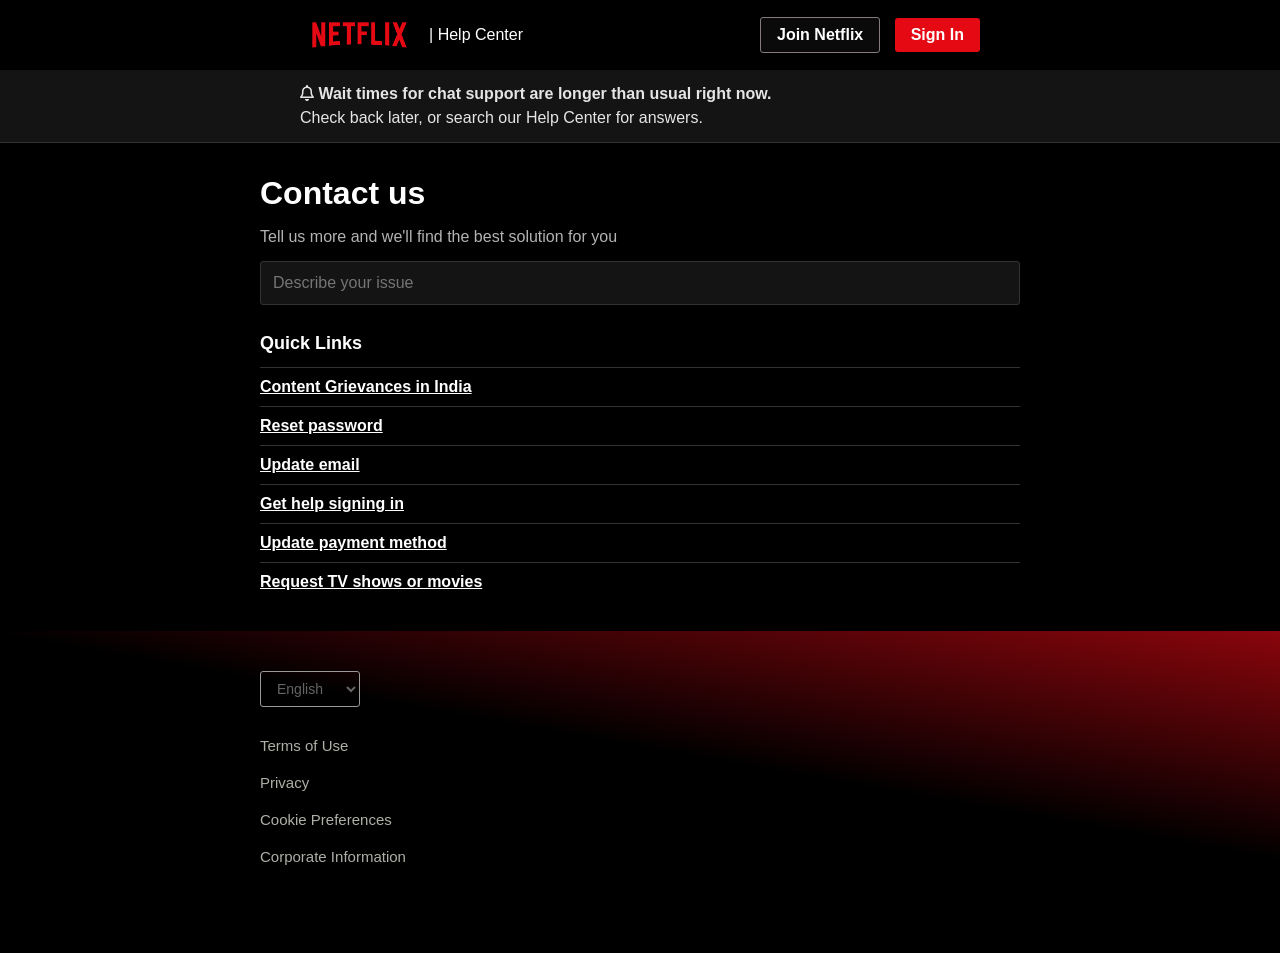
<file: contact-us.html>
<!DOCTYPE html>
<html lang="en">
<head>
  <meta charset="UTF-8">
  <title>Netflix Help Center - Contact Us</title>

  <style>
    @import url('https://cdnjs.cloudflare.com/ajax/libs/font-awesome/6.0.0-beta3/css/all.min.css');
    * {
        box-sizing: border-box;
        margin: 0;
        padding: 0;
        font-size: 16px;
    }
    body {
      margin: 0;
      font-family: Arial, sans-serif;
      background: #000; /* Black background */
      color: #fff;      /* White text */
    }
    
    .navbar {
      display: flex;
      justify-content: space-between;
      align-items: center;
      background: #000;
      padding: 10px 300px;
    }
 
    .navbar img {
      height: 50px;
    }
    .navbar .btns button {
      margin-left: 10px;
      padding: 8px 16px;
      border-radius: 3px;
      cursor: pointer;
      font-weight: bold;
    }
    .join-btn {
      background: #0a0a0a;
      color: #fff9f9;
      border: rgb(131, 122, 122) 1px solid;
    }
    .join-btn:hover {
      background: #080808;
      border: rgb(243, 236, 236) 1px solid;
    }
    .signin-btn {
      background: #e50914; /* Netflix red */
      color: #fff;
      border: none;
    }
    .signin-btn:hover {
      background: #C11119;
      color: #fff;
    }
    a {
        text-decoration: none; 
        color: white;
    }

    .logo-section {
      display: flex;
      align-items: center;
      gap: 10px; /* space between logo and text */
    }
    .help-center {
      color: white;
      font-size: 16px;
      margin: 0;
    }

    .notice {
      background: #141414; /* dark gray banner */
      padding: 12px 300px;
      font-size: 16px;
      border-bottom: 1px solid #333;
      text-align: left;
      line-height: 1.5;
      color: #e5e5e5;
    }

    .container {
      max-width: 800px;
      margin: 30px auto;
      padding: 0 20px;
    }

    h1 {
      font-size: 32px;
      margin-bottom: 15px;
      color: #fff;
      line-height: 40px;
      font-weight: bold;
    }

    .description {
      font-size: 16px;
      margin-bottom: 15px;
      color: #b3b3b3; /* Netflix uses muted gray for descriptions */
    }

    .input-box {
      width: 100%;
      padding: 12px;
      font-size: 16px;
      border: 1px solid #333;
      border-radius: 3px;
      margin-bottom: 25px;
      background: #141414;
      color: #fff;
    }

    /* Quick Links */
    h3 {
      font-size: 18px;
      margin-bottom: 10px;
      line-height: 27px;
      color: #fff;
    }
    .quick-links {
      list-style: none;
      padding: 0;
      border: 0;
    }
    .quick-links li {
      padding: 12px 0;
      border-top: 1px solid #333;
    }
    .quick-links li a {
      text-decoration: underline;
      color: #fff;
      font-weight: bold;
    }
    .quick-links li a:hover {
        color: #b3b3b3;
    }

    .footer {
      padding: 10px 0 48px;
      background: linear-gradient(10deg, rgba(229, 9, 20, 0) 58%, rgb(229, 9, 20) 128%), #000; 
    }
    .container li {
        color: #AFAFA7; 
        text-align: left;  
        list-style:none; 
        padding: 10px 0;
        font-size: 15px;
    }
    .footer select {
      background: transparent;
      color: #656565;
      border: 1px solid #999;
      padding: 8px 12px;
      font-size: 14px;
      border-radius: 3px;
      margin-bottom: 20px;
      cursor: pointer;
    }

  </style>
</head>
<body>
<div class="body">
  <!-- Navbar -->
  <div class="navbar">
    <div class="logo-section">
      <img src="assets/images/netflix-logo.png" alt="Netflix Logo"> 
      <p class="help-center">| Help Center</p>
    </div>
    <div class="btns">
      <button class="join-btn"><a href="register.html">Join Netflix</a></button>
      <button class="signin-btn"><a href="signin.html">Sign In</a></button>
    </div>
  </div>

  <!-- Notice -->
  <div class="notice">
    <b><i class="fa-regular fa-bell"></i> Wait times for chat support are longer than usual right now.</b><br>
    Check back later, or search our Help Center for answers.
  </div>

  <!-- Main Container -->
  <div class="container">
    <h1>Contact us</h1>
    <p class="description">Tell us more and we'll find the best solution for you</p>
    <input type="text" class="input-box" placeholder="Describe your issue">

    <h3>Quick Links</h3>
    <ul class="quick-links">
      <li><a href="#">Content Grievances in India</a></li>
      <li><a href="#">Reset password</a></li>
      <li><a href="#">Update email</a></li>
      <li><a href="#">Get help signing in</a></li>
      <li><a href="#">Update payment method</a></li>
      <li><a href="#">Request TV shows or movies</a></li>
    </ul>
  </div>
</div>

<!-- Footer -->
<div class="footer">
  <div class="container">
    <select>
      <option>English</option>
      <option>हिन्दी</option>
      <option>Español</option>
      <option>Français</option>
    </select>
    <li>Terms of Use</li>
    <li>Privacy</li>
    <li>Cookie Preferences</li>
    <li>Corporate Information</li>
  </div>
</div>   
</body>
</html>
</file>
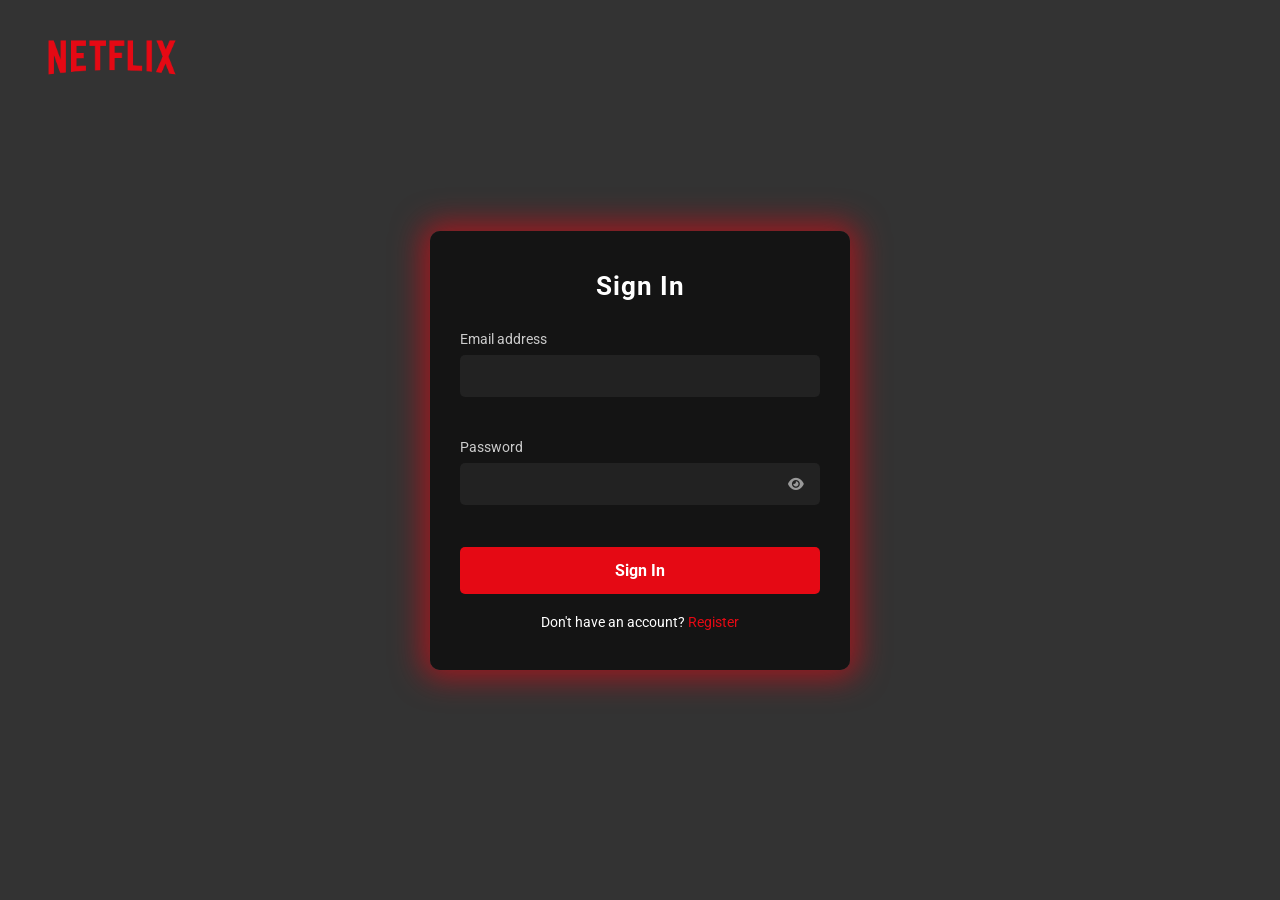
<file: profile-selection.html>
<!DOCTYPE html>
<html lang="en">
<head>
    <meta charset="UTF-8">
    <meta name="viewport" content="width=device-width, initial-scale=1.0">
    <title>Netflix - Who's watching?</title>
    <link rel="preconnect" href="https://fonts.googleapis.com">
    <link rel="preconnect" href="https://fonts.gstatic.com" crossorigin>
    <link href="https://fonts.googleapis.com/css2?family=Poppins:wght@300;400;500;600;700;800;900&display=swap" rel="stylesheet">
    <link rel="stylesheet" href="https://cdnjs.cloudflare.com/ajax/libs/font-awesome/6.4.0/css/all.min.css">
    <link rel="stylesheet" href="profile-selection.css">
</head>
<body>
    <div class="profile-selection-container">
        <!-- Netflix Logo -->
        <div class="profile-logo">
            <svg class="netflix-logo" viewBox="0 0 111 30" xmlns="http://www.w3.org/2000/svg">
                <path d="M105.06233,14.2806261 L110.999156,30 C109.249227,29.7497422 107.500234,29.4366857 105.718437,29.1554972 L102.374168,20.4686475 L98.9371075,28.4375293 C97.2499766,28.1563408 95.5928391,28.061674 93.9057081,27.8432843 L99.9372012,14.0931671 L94.4680851,-5.68434189e-14 L99.5313525,-5.68434189e-14 L102.593495,7.87421502 L105.874965,-5.68434189e-14 L110.999156,-5.68434189e-14 L105.06233,14.2806261 Z M90.4686475,-5.68434189e-14 L85.8749649,-5.68434189e-14 L85.8749649,27.2499766 C87.3746368,27.3437061 88.9371075,27.4055675 90.4686475,27.5930265 L90.4686475,-5.68434189e-14 Z M81.9055207,26.93692 C77.7186241,26.6557316 73.5307901,26.4064111 69.250164,26.3117443 L69.250164,-5.68434189e-14 L73.9366389,-5.68434189e-14 L73.9366389,21.8745899 C76.6248008,21.9373887 79.3120255,22.1557784 81.9055207,22.2804387 L81.9055207,26.93692 Z M64.2496954,10.6561065 L64.2496954,15.3435186 L57.8442216,15.3435186 L57.8442216,25.9996251 L53.2186709,25.9996251 L53.2186709,-5.68434189e-14 L66.3436123,-5.68434189e-14 L66.3436123,4.68741213 L57.8442216,4.68741213 L57.8442216,10.6561065 L64.2496954,10.6561065 Z M45.3435186,4.68741213 L45.3435186,26.2498828 C43.7810479,26.2498828 42.1876465,26.2498828 40.6561065,26.3117443 L40.6561065,4.68741213 L35.8121661,4.68741213 L35.8121661,-5.68434189e-14 L50.2183897,-5.68434189e-14 L50.2183897,4.68741213 L45.3435186,4.68741213 Z M30.749836,15.5928391 C28.687787,15.5928391 26.2498828,15.5928391 24.4999531,15.6875059 L24.4999531,22.6562939 C27.2499766,22.4678976 30,22.2495079 32.7809542,22.1557784 L32.7809542,26.6557316 L19.812541,27.6876933 L19.812541,-5.68434189e-14 L32.7809542,-5.68434189e-14 L32.7809542,4.68741213 L24.4999531,4.68741213 L24.4999531,10.9991564 C26.3126816,10.9991564 29.0936358,10.9054269 30.749836,10.9054269 L30.749836,15.5928391 Z M4.78114163,12.9684132 L4.78114163,29.3429562 C3.09401069,29.5313525 1.59340144,29.7497422 0,30 L0,-5.68434189e-14 L4.4690224,-5.68434189e-14 L10.562377,17.0315868 L10.562377,-5.68434189e-14 L15.2497891,-5.68434189e-14 L15.2497891,28.061674 C13.5935889,28.3437998 11.906458,28.4375293 10.1246602,28.6868498 L4.78114163,12.9684132 Z" fill="#e50914"/>
            </svg>
        </div>

        <!-- Main Content -->
        <div class="profile-content">
            <h1>Who's watching?</h1>
            
            <div class="profile-grid">
                <!-- Primary Profile -->
                <div class="profile-card" data-profile="primary">
                    <div class="profile-avatar profile-blue">
                        <div class="avatar-face">
                            <div class="eyes">
                                <div class="eye"></div>
                                <div class="eye"></div>
                            </div>
                            <div class="smile"></div>
                        </div>
                        <div class="loading-spinner">
                            <div class="spinner"></div>
                        </div>
                    </div>
                    <span class="profile-name">Primary</span>
                    <div class="loading-text">Loading...</div>
                </div>

                <!-- Krishnadev Profile -->
                <div class="profile-card" data-profile="krishnadev">
                    <div class="profile-avatar profile-yellow">
                        <div class="avatar-face">
                            <div class="eyes">
                                <div class="eye"></div>
                                <div class="eye"></div>
                            </div>
                            <div class="smile"></div>
                        </div>
                        <div class="loading-spinner">
                            <div class="spinner"></div>
                        </div>
                    </div>
                    <span class="profile-name">Krishnadev</span>
                    <div class="loading-text">Loading...</div>
                </div>

                <!-- Krishnapriya Profile -->
                <div class="profile-card" data-profile="krishnapriya">
                    <div class="profile-avatar profile-red">
                        <div class="avatar-face">
                            <div class="eyes">
                                <div class="eye"></div>
                                <div class="eye"></div>
                            </div>
                            <div class="smile"></div>
                        </div>
                        <div class="loading-spinner">
                            <div class="spinner"></div>
                        </div>
                    </div>
                    <span class="profile-name">Krishnapriya</span>
                    <div class="loading-text">Loading...</div>
                </div>

                <!-- Guest Profile -->
                <div class="profile-card" data-profile="guest">
                    <div class="profile-avatar profile-teal">
                        <div class="avatar-face">
                            <div class="eyes">
                                <div class="eye"></div>
                                <div class="eye"></div>
                            </div>
                            <div class="smile"></div>
                        </div>
                        <div class="loading-spinner">
                            <div class="spinner"></div>
                        </div>
                    </div>
                    <span class="profile-name">Guest</span>
                    <div class="loading-text">Loading...</div>
                </div>

                <!-- Children Profile -->
                <div class="profile-card" data-profile="children">
                    <div class="profile-avatar profile-children">
                        <div class="avatar-face">
                            <div class="eyes">
                                <div class="eye"></div>
                                <div class="eye"></div>
                            </div>
                            <div class="smile"></div>
                        </div>
                        <div class="children-label">KIDS</div>
                        <div class="loading-spinner">
                            <div class="spinner"></div>
                        </div>
                    </div>
                    <span class="profile-name">Children</span>
                    <div class="loading-text">Loading...</div>
                </div>
            </div>

            <button class="manage-profiles-btn">
                <i class="fas fa-pencil-alt"></i>
                Manage Profiles
            </button>
        </div>
    </div>

    <script src="profile-selection.js"></script>
</body>
</html>

// Select all profile cards
const profiles = document.querySelectorAll('.profile-card');

// Loop through each card and add click event
profiles.forEach(profile => {
  profile.addEventListener('click', () => {
    // You can redirect to home.html or any page
    window.location.href = 'home.html';
  });
});
</file>
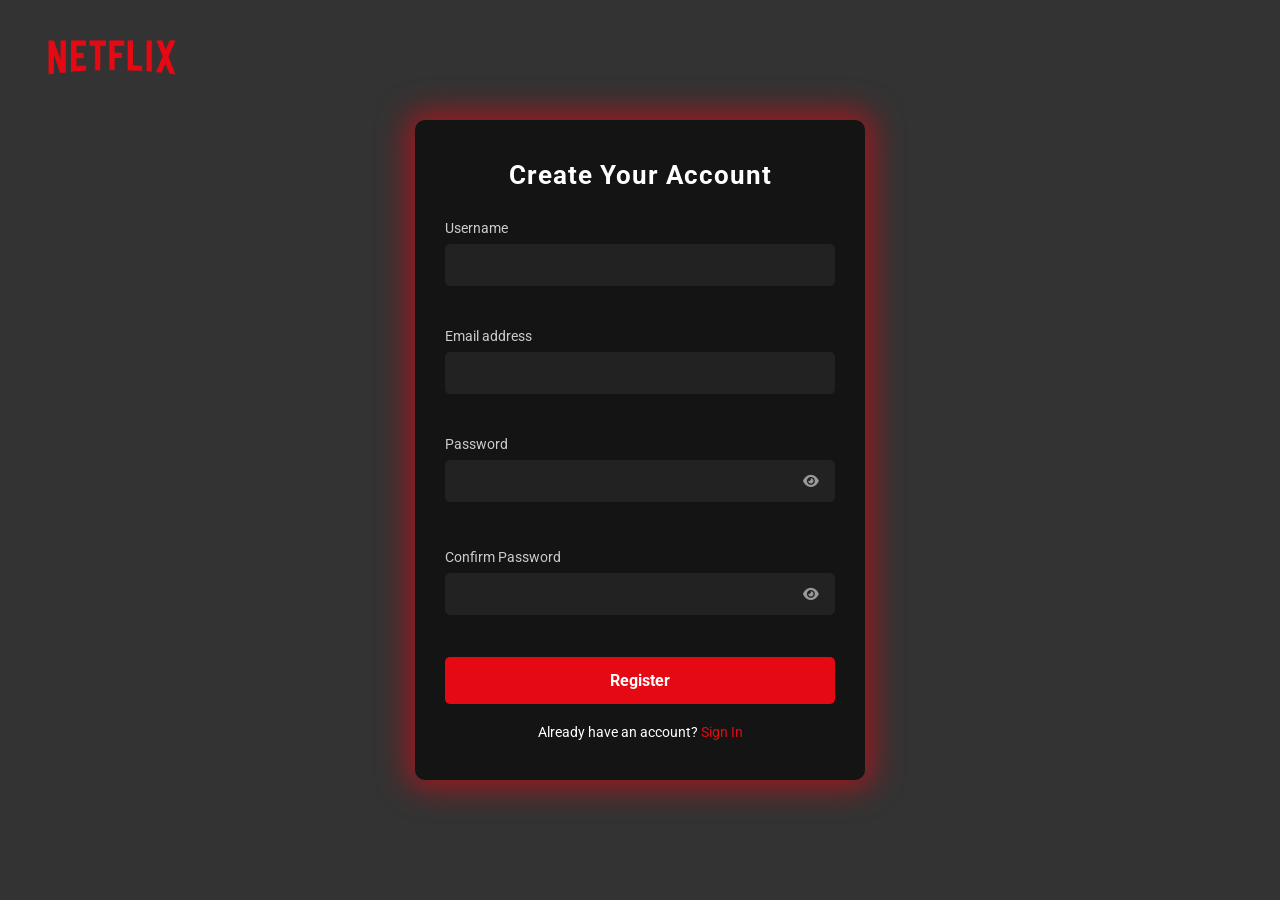
<file: register.html>
<!DOCTYPE html>
<html lang="en">
  <head>
    <meta charset="UTF-8" />
    <meta name="viewport" content="width=device-width, initial-scale=1.0" />
    <title>Netflix Register</title>
    <link
      href="https://fonts.googleapis.com/css2?family=Roboto:wght@400;700&display=swap"
      rel="stylesheet"
    />
    <!-- Font Awesome Icons -->
    <link rel="stylesheet" href="https://cdnjs.cloudflare.com/ajax/libs/font-awesome/6.4.0/css/all.min.css">
    <style>
      * {
        margin: 0;
        padding: 0;
        box-sizing: border-box;
        font-family: "Roboto", sans-serif;
      }

    html,
    body {
      height: 100%;
      width: 100%;
    }

    body {
      display: flex;
      justify-content: center;
      align-items: center;
      background: url("https://media.istockphoto.com/id/1303344250/photo/television-streaming-multimedia-wall-concept.webp?a=1&b=1&s=612x612&w=0&k=20&c=jVigzpY2A6g5sfUbwQzF8rSzX2WQtyCSAE25O3teyAs=") no-repeat center center fixed;
      background-size: cover;
      position: relative;
      z-index: 1;
      padding: 20px;
    }

    html::before {
      content: "";
      position: fixed;
      top: 0;
      left: 0;
      right: 0;
      bottom: 0;
      background: rgba(0, 0, 0, 0.8);
      z-index: 0;
    }

      .container {
        position: relative;
        z-index: 2;
        max-width: 450px;
        width: 100%;
        background-color: rgba(20, 20, 20, 0.95);
        padding: 40px 30px;
        border-radius: 10px;
        box-shadow: 0 0 30px 8px rgba(229, 9, 20, 0.6);
        color: white;
      }

    .container h2 {
      text-align: center;
      color: #fff;
      margin-bottom: 30px;
      font-size: 26px;
      letter-spacing: 1px;
    }

    .input-group {
      margin-bottom: 20px;
    }

      label {
        display: block;
        margin-bottom: 8px;
        color: #ccc;
        font-size: 14px;
      }

      /* Password Input Container */
      .password-input-container {
        position: relative;
        display: flex;
        align-items: center;
      }

      input {
        width: 100%;
        padding: 12px 45px 12px 12px; /* Added right padding for toggle button */
        border: none;
        border-radius: 5px;
        font-size: 15px;
        background-color: #222;
        color: white;
        transition: 0.3s;
        outline: none;
      }

    input:focus {
      box-shadow: 0 0 8px 2px #e50914;
      background-color: #2c2c2c;
    }

      /* Professional Password Toggle Button */
      .toggle-password {
        position: absolute;
        right: 12px;
        top: 50%;
        transform: translateY(-50%);
        background: none;
        border: none;
        color: #999;
        cursor: pointer;
        padding: 4px;
        border-radius: 4px;
        transition: all 0.3s ease;
        font-size: 16px;
        z-index: 10;
        display: flex;
        align-items: center;
        justify-content: center;
        width: 24px;
        height: 24px;
      }

      .toggle-password:hover {
        color: #e50914;
        background-color: rgba(229, 9, 20, 0.1);
      }

      .toggle-password:active {
        transform: translateY(-50%) scale(0.95);
      }

      .toggle-password i {
        font-size: 14px;
        transition: all 0.3s ease;
      }

      /* Input field adjustments for non-password fields */
      input:not([type="password"]):not(.password-field) {
        padding: 12px;
      }

      #strengthBar {
        margin-top: 8px;
        height: 6px;
        background: #444;
        border-radius: 4px;
        overflow: hidden;
        display: none;
      }

      #pwStrength {
        height: 100%;
        width: 0%;
        background: #ff4757;
        transition: 0.4s ease;
      }

      .strength-info {
        display: flex;
        justify-content: space-between;
        align-items: center;
        margin-top: 5px;
        font-size: 12px;
      }

      #strengthLabel {
        font-weight: 600;
        color: #ff4757;
      }

      /* Password Requirements */
      .password-requirements {
        margin-top: 12px;
        padding: 12px;
        background: rgba(255, 255, 255, 0.05);
        border-radius: 5px;
        border-left: 3px solid #e50914;
        display: none;
      }

      .requirements-title {
        font-size: 13px;
        font-weight: 600;
        color: #e50914;
        margin-bottom: 8px;
      }

      .requirement {
        display: flex;
        align-items: center;
        gap: 8px;
        font-size: 12px;
        margin-bottom: 4px;
        transition: color 0.3s ease;
      }

      .requirement.met {
        color: #20bf6b;
      }

      .requirement.unmet {
        color: #ff4757;
      }

      .requirement-icon {
        width: 12px;
        height: 12px;
        border-radius: 50%;
        display: flex;
        align-items: center;
        justify-content: center;
        font-size: 8px;
        font-weight: bold;
      }

      .requirement.met .requirement-icon {
        background: #20bf6b;
        color: white;
      }

      .requirement.unmet .requirement-icon {
        background: #ff4757;
        color: white;
      }

      .submit-btn {
        width: 100%;
        padding: 14px;
        font-size: 16px;
        background-color: #e50914;
        color: white;
        border: none;
        border-radius: 5px;
        font-weight: bold;
        cursor: pointer;
        transition: background 0.3s ease;
        position: relative;
        overflow: hidden;
      }

      .submit-btn:hover {
        background-color: #f6121d;
      }

      .submit-btn:disabled {
        background-color: #666;
        cursor: not-allowed;
      }

      .ripple {
        position: absolute;
        border-radius: 50%;
        background: rgba(255, 255, 255, 0.3);
        transform: scale(0);
        animation: rippleEffect 0.4s linear;
        pointer-events: none;
      }

      @keyframes rippleEffect {
        to {
          transform: scale(1);
          opacity: 0;
        }
      }

    .bottom-text {
      text-align: center;
      margin-top: 20px;
      font-size: 14px;
    }

    .bottom-text a {
      color: #e50914;
      text-decoration: none;
    }

      .help-text {
        color: #ff4c4c;
        font-size: 13px;
        margin-top: 4px;
        min-height: 18px;
      }

      .netflix-logo-fixed {
        position: fixed;
        top: 24px;
        left: 32px;
        z-index: 100;
        background: none;
        padding: 0;
      }

      .netflix-logo-img {
        max-width: 160px;
        width: 100%;
        height: auto;
        display: block;
      }

      @media (max-width: 480px) {
        .container {
          padding: 30px 20px;
          max-width: 400px;
        }
        .netflix-logo-fixed {
          top: 12px;
          left: 12px;
        }
        .netflix-logo-img {
          max-width: 100px;
        }
      }
    </style>
  </head>
  <body>
    <!-- Netflix Logo at the top left corner -->
    <div class="netflix-logo-fixed">
      <img src="assets/images/netflix-logo.png" alt="Netflix Logo" class="netflix-logo-img" />
    </div>
    <div class="container">
      <h2>Create Your Account</h2>
      <form id="registerForm">
        <div class="input-group">
          <label for="username">Username</label>
          <input type="text" id="username" name="username" required />
          <div class="help-text" id="usernameHelp"></div>
        </div>

      <div class="input-group">
        <label for="email">Email address</label>
        <input type="email" id="email" name="email" required />
        <div class="help-text" id="emailHelp"></div>
      </div>

        <div class="input-group">
          <label for="password">Password</label>
          <div class="password-input-container">
            <input type="password" id="password" name="password" class="password-field" required />
            <button type="button" class="toggle-password" id="pwToggle" aria-label="Toggle password visibility">
              <i class="fas fa-eye" id="toggleIcon"></i>
            </button>
          </div>
          
          <div id="strengthBar">
            <div id="pwStrength"></div>
          </div>
          <div class="strength-info">
            <span id="strengthLabel"></span>
          </div>
          
          <!-- Password Requirements Display -->
          <div class="password-requirements" id="passwordRequirements">
            <div class="requirements-title">Password Requirements:</div>
            <div class="requirement unmet" id="req-length">
              <span class="requirement-icon">✗</span>
              <span>At least 8 characters</span>
            </div>
            <div class="requirement unmet" id="req-lowercase">
              <span class="requirement-icon">✗</span>
              <span>One lowercase letter (a-z)</span>
            </div>
            <div class="requirement unmet" id="req-uppercase">
              <span class="requirement-icon">✗</span>
              <span>One uppercase letter (A-Z)</span>
            </div>
            <div class="requirement unmet" id="req-digit">
              <span class="requirement-icon">✗</span>
              <span>One number (0-9)</span>
            </div>
            <div class="requirement unmet" id="req-special">
              <span class="requirement-icon">✗</span>
              <span>One special character (@$!%*?&)</span>
            </div>
          </div>
          
          <div class="help-text" id="passwordHelp"></div>
        </div>

        <div class="input-group">
          <label for="confirmPassword">Confirm Password</label>
          <div class="password-input-container">
            <input type="password" id="confirmPassword" name="confirmPassword" class="password-field" required />
            <button type="button" class="toggle-password" id="confirmToggle" aria-label="Toggle confirm password visibility">
              <i class="fas fa-eye" id="confirmToggleIcon"></i>
            </button>
          </div>
          <div class="help-text" id="confirmHelp"></div>
        </div>

      <button type="submit" class="submit-btn" id="submitBtn">
        Register
      </button>
    </form>

      <div class="bottom-text">
          Already have an account? <a href="signin.html">Sign In</a>
      </div>

    </div>

  <script src="register.js"></script>
</body>

</html>
</file>
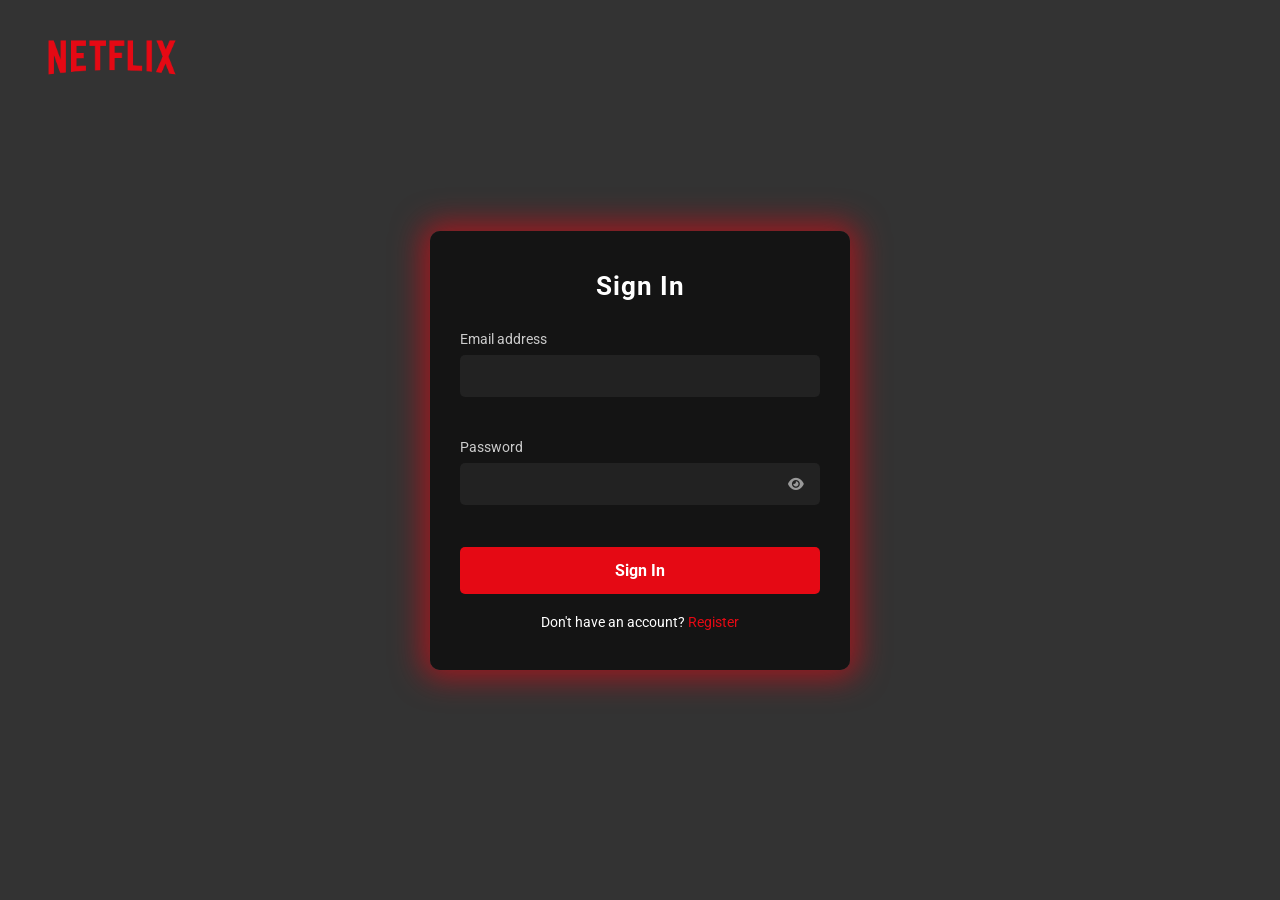
<file: signin.html>
<!DOCTYPE html>
<html lang="en">
  <head>
    <meta charset="UTF-8" />
    <meta name="viewport" content="width=device-width, initial-scale=1.0" />
    <title>Netflix Sign In</title>
    <link
      href="https://fonts.googleapis.com/css2?family=Roboto:wght@400;700&display=swap"
      rel="stylesheet"
    />
    <!-- Font Awesome Icons -->
    <link rel="stylesheet" href="https://cdnjs.cloudflare.com/ajax/libs/font-awesome/6.4.0/css/all.min.css">
    <style>
      * {
        margin: 0;
        padding: 0;
        box-sizing: border-box;
        font-family: "Roboto", sans-serif;
      }

      html, body {
        height: 100%;
        width: 100%;
      }

      body {
        display: flex;
        justify-content: center;
        align-items: center;
        background: url("https://media.istockphoto.com/id/1303344250/photo/television-streaming-multimedia-wall-concept.webp?a=1&b=1&s=612x612&w=0&k=20&c=jVigzpY2A6g5sfUbwQzF8rSzX2WQtyCSAE25O3teyAs=")
          no-repeat center center fixed;
        background-size: cover;
        position: relative;
        z-index: 1;
        padding: 20px;
      }

      html::before {
        content: "";
        position: fixed;
        top: 0;
        left: 0;
        right: 0;
        bottom: 0;
        background: rgba(0, 0, 0, 0.8);
        z-index: 0;
      }

      .container {
        position: relative;
        z-index: 2;
        max-width: 420px;
        width: 100%;
        background-color: rgba(20, 20, 20, 0.95);
        padding: 40px 30px;
        border-radius: 10px;
        box-shadow: 0 0 30px 8px rgba(229, 9, 20, 0.6);
        color: white;
      }

      .container h2 {
        text-align: center;
        margin-bottom: 30px;
        font-size: 26px;
        letter-spacing: 1px;
      }

      .input-group {
        margin-bottom: 20px;
      }

      label {
        display: block;
        margin-bottom: 8px;
        color: #ccc;
        font-size: 14px;
      }

      /* Password Input Container */
      .password-input-container {
        position: relative;
        display: flex;
        align-items: center;
      }

      input {
        width: 100%;
        padding: 12px;
        border: none;
        border-radius: 5px;
        font-size: 15px;
        background-color: #222;
        color: white;
        transition: 0.3s;
        outline: none;
      }

      /* Password field with right padding for toggle button */
      input.password-field {
        padding-right: 45px;
      }

      input:focus {
        box-shadow: 0 0 8px 2px #e50914;
        background-color: #2c2c2c;
      }

      /* Professional Password Toggle Button */
      .toggle-password {
        position: absolute;
        right: 12px;
        top: 50%;
        transform: translateY(-50%);
        background: none;
        border: none;
        color: #999;
        cursor: pointer;
        padding: 4px;
        border-radius: 4px;
        transition: all 0.3s ease;
        font-size: 16px;
        z-index: 10;
        display: flex;
        align-items: center;
        justify-content: center;
        width: 24px;
        height: 24px;
      }

      .toggle-password:hover {
        color: #e50914;
        background-color: rgba(229, 9, 20, 0.1);
      }

      .toggle-password:active {
        transform: translateY(-50%) scale(0.95);
      }

      .toggle-password i {
        font-size: 14px;
        transition: all 0.3s ease;
      }

      .submit-btn {
        width: 100%;
        padding: 14px;
        font-size: 16px;
        background-color: #e50914;
        color: white;
        border: none;
        border-radius: 5px;
        font-weight: bold;
        cursor: pointer;
        transition: background 0.3s ease;
        position: relative;
        overflow: hidden;
      }

      .submit-btn:hover {
        background-color: #f6121d;
      }

      .submit-btn:disabled {
        background-color: #666;
        cursor: not-allowed;
      }

      .bottom-text {
        text-align: center;
        margin-top: 20px;
        font-size: 14px;
      }

      .bottom-text a {
        color: #e50914;
        text-decoration: none;
      }

      .help-text {
        color: #ff4c4c;
        font-size: 13px;
        margin-top: 4px;
        min-height: 18px;
      }

      .help-text.success {
        color: #20bf6b;
      }

      /* Netflix Logo */
      .netflix-logo-fixed {
        position: fixed;
        top: 24px;
        left: 32px;
        z-index: 100;
        background: none;
        padding: 0;
      }

      .netflix-logo-img {
        max-width: 160px;
        width: 100%;
        height: auto;
        display: block;
      }

      @media (max-width: 480px) {
        .container {
          padding: 30px 20px;
        }
        .netflix-logo-fixed {
          top: 12px;
          left: 12px;
        }
        .netflix-logo-img {
          max-width: 100px;
        }
      }
    </style>
  </head>
  <body>
    <!-- Netflix Logo at the top left corner -->
    <div class="netflix-logo-fixed">
      <img src="assets/images/netflix-logo.png" alt="Netflix Logo" class="netflix-logo-img" />
    </div>

    <div class="container">
      <h2>Sign In</h2>
      <form id="signinForm">
        <div class="input-group">
          <label for="email">Email address</label>
          <input type="email" id="email" name="email" required />
          <div class="help-text" id="emailHelp"></div>
        </div>

        <div class="input-group">
          <label for="password">Password</label>
          <div class="password-input-container">
            <input type="password" id="password" name="password" class="password-field" required />
            <button type="button" class="toggle-password" id="pwToggle" aria-label="Toggle password visibility">
              <i class="fas fa-eye" id="toggleIcon"></i>
            </button>
          </div>
          <div class="help-text" id="passwordHelp"></div>
        </div>

        <button type="submit" class="submit-btn" id="submitBtn">
          Sign In
        </button>
      </form>

      <div class="bottom-text">
        Don't have an account? <a href="register.html">Register</a>
      </div>
    </div>

    <script src="signin.js"></script>
  </body>
</html>
</file>
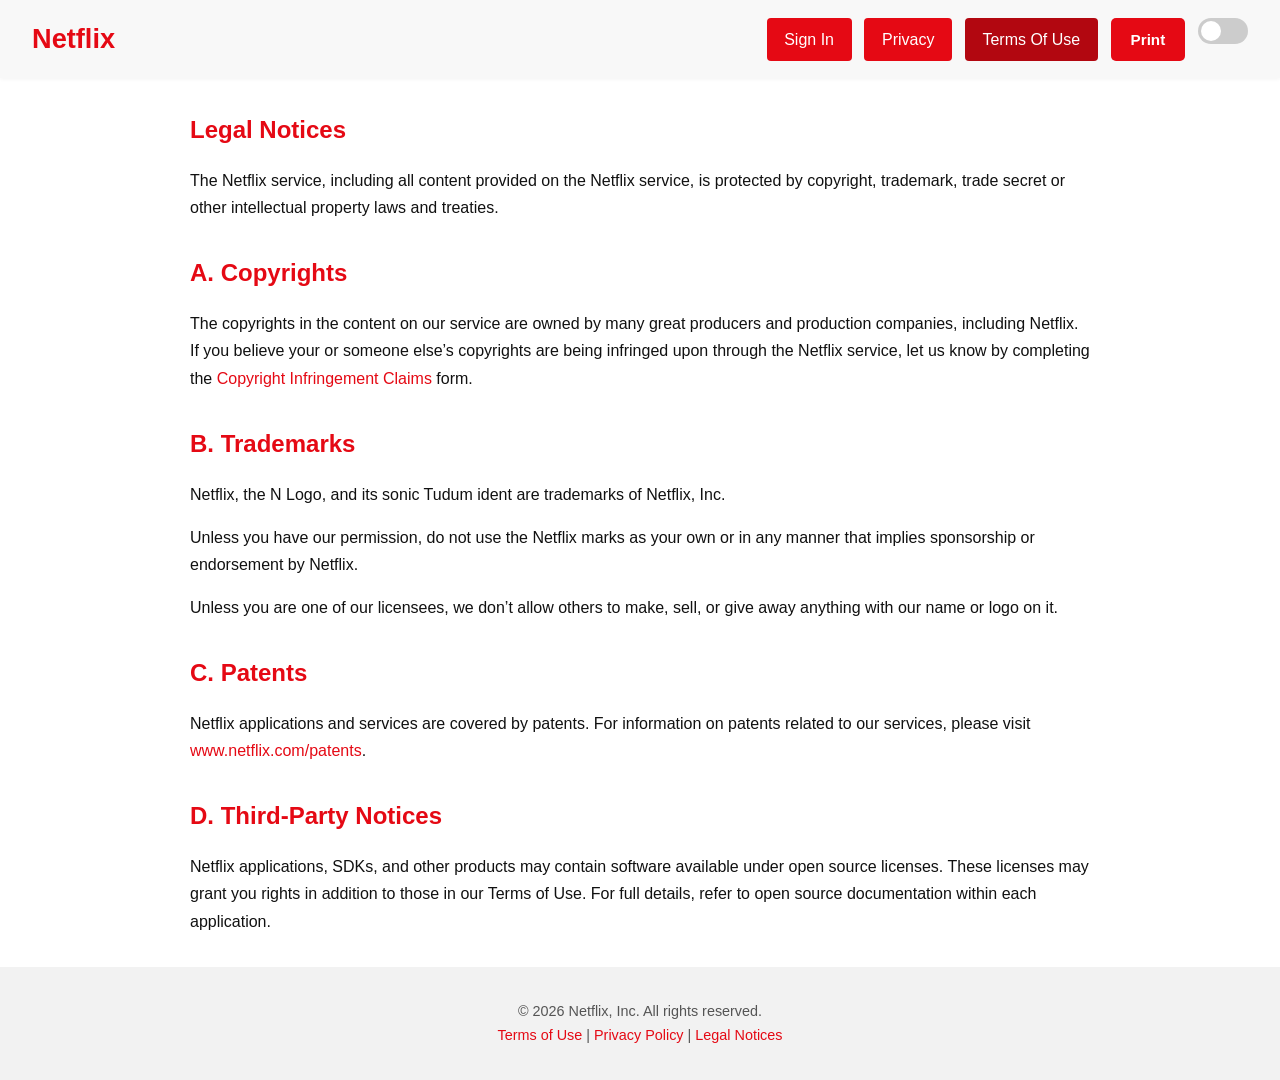
<file: Legal Notices/legal.html>
<!DOCTYPE html>
<html lang="en">
<head>
  <meta charset="UTF-8" />
  <meta name="viewport" content="width=device-width, initial-scale=1.0"/>
  <title>Legal Notices - Netflix</title>
  <link rel="stylesheet" href="legal.css" />
</head>
<body>
  <div class="header">
    <div class="logo"><a href="/Netflix-Clone/index.html">Netflix</a></div>
    <div class="buttons">
      <a href="/signin.html" class="btn">Sign In</a>
      <a href="/Privacy/privacy.html" class="btn">Privacy</a>
      <a href="/Terms of use/terms.html" class="btn active">Terms Of Use</a>
      <button onclick="window.print()" class="print-btn">Print</button>
      <button class="btn toggle-dark" id="themeToggle"></button>
    </div>
  </div>

  <section>
    <h1>Legal Notices</h1>
    <p>The Netflix service, including all content provided on the Netflix service, is protected by copyright, trademark, trade secret or other intellectual property laws and treaties.</p>

    <h2>A. Copyrights</h2>
    <p>The copyrights in the content on our service are owned by many great producers and production companies, including Netflix. If you believe your or someone else’s copyrights are being infringed upon through the Netflix service, let us know by completing the <a href="https://www.netflix.com/copyrights" target="_blank">Copyright Infringement Claims</a> form.</p>

    <h2>B. Trademarks</h2>
    <p>Netflix, the N Logo, and its sonic Tudum ident are trademarks of Netflix, Inc.</p>
    <p>Unless you have our permission, do not use the Netflix marks as your own or in any manner that implies sponsorship or endorsement by Netflix.</p>
    <p>Unless you are one of our licensees, we don’t allow others to make, sell, or give away anything with our name or logo on it.</p>

    <h2>C. Patents</h2>
    <p>Netflix applications and services are covered by patents. For information on patents related to our services, please visit <a href="https://www.netflix.com/patents" target="_blank">www.netflix.com/patents</a>.</p>

    <h2>D. Third-Party Notices</h2>
    <p>Netflix applications, SDKs, and other products may contain software available under open source licenses. These licenses may grant you rights in addition to those in our Terms of Use. For full details, refer to open source documentation within each application.</p>
  </section>

  <footer>
    <div>
    &copy; <span id="year"></span> Netflix, Inc. All rights reserved.
    </div>
     <a href="/Terms of use/terms.html">Terms of Use</a> |
      <a href="/Privacy/privacy.html">Privacy Policy</a> |
      <a href="/Legal Notices/legal.html">Legal Notices</a>
  </footer>

  <button class="scroll-to-top" id="scrollTopBtn">&#8679;</button>
  <script src="legal.js"></script>
</body>
</html>
</file>
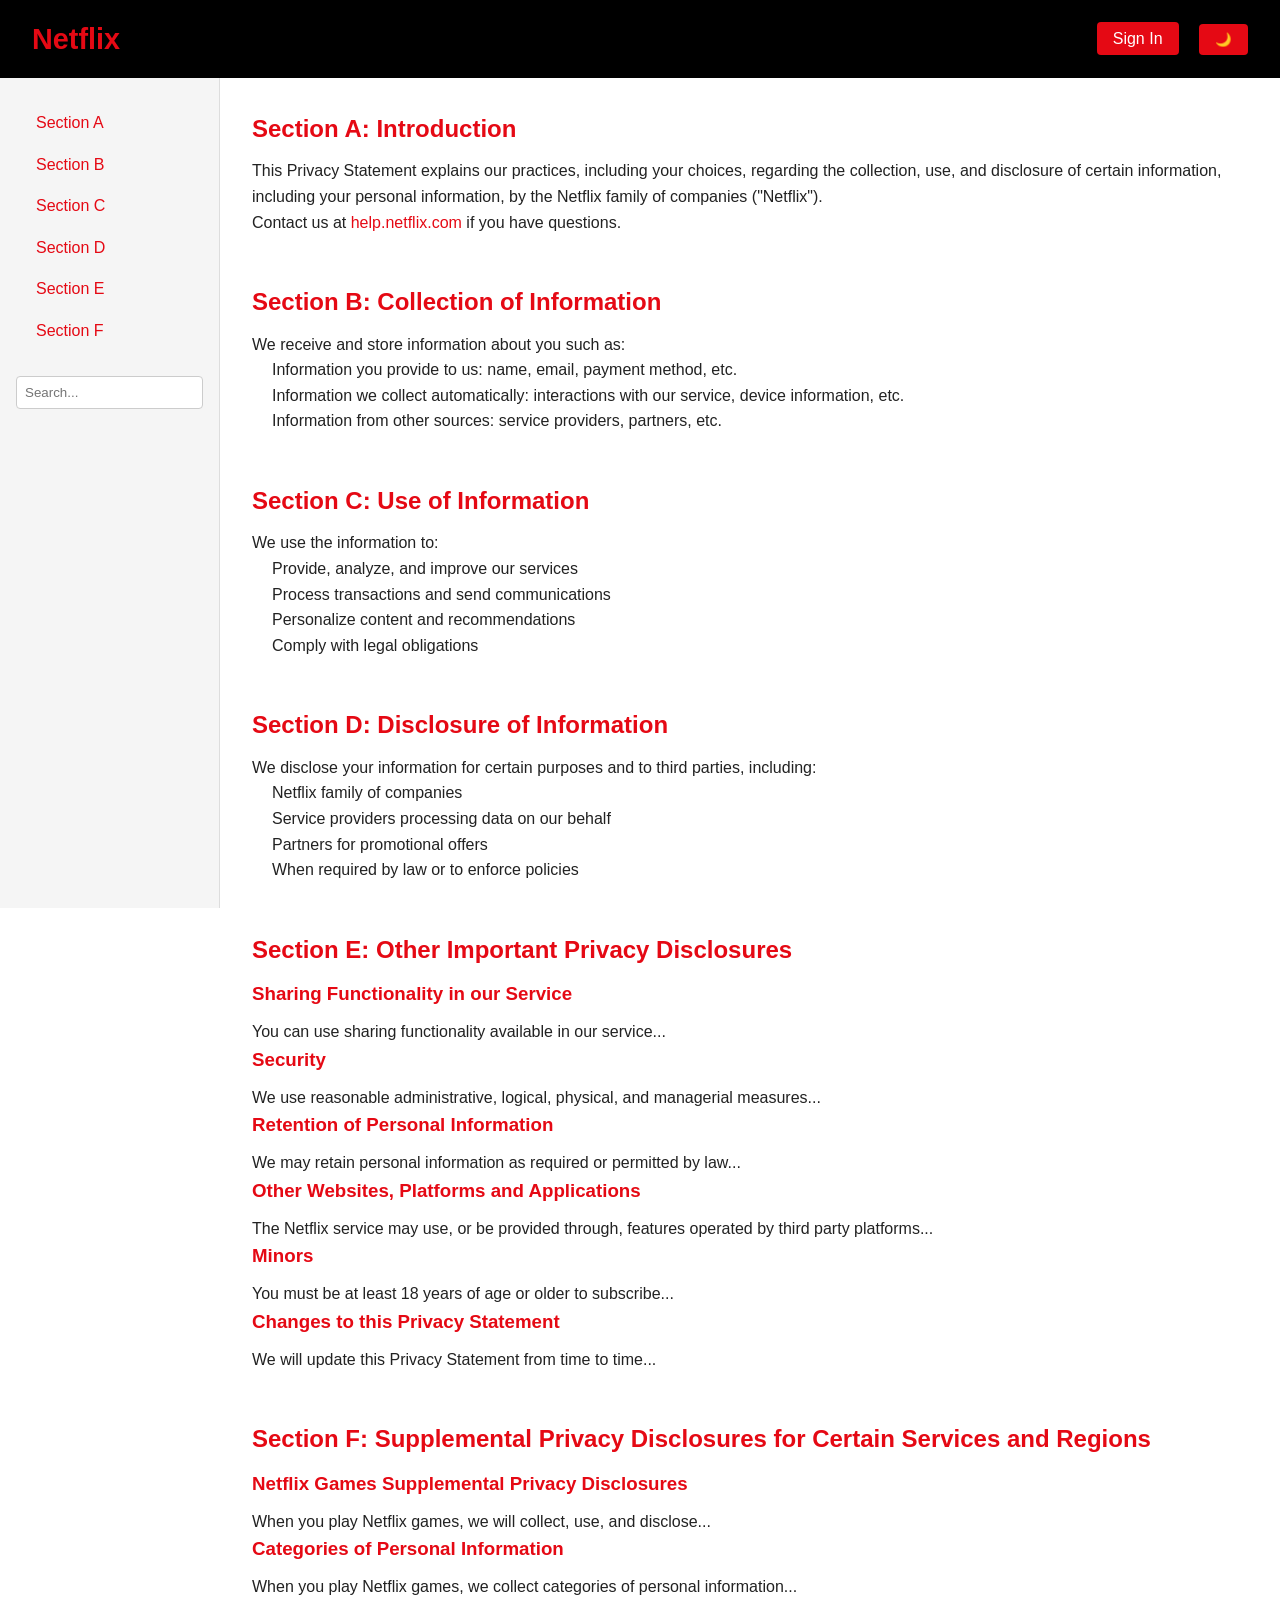
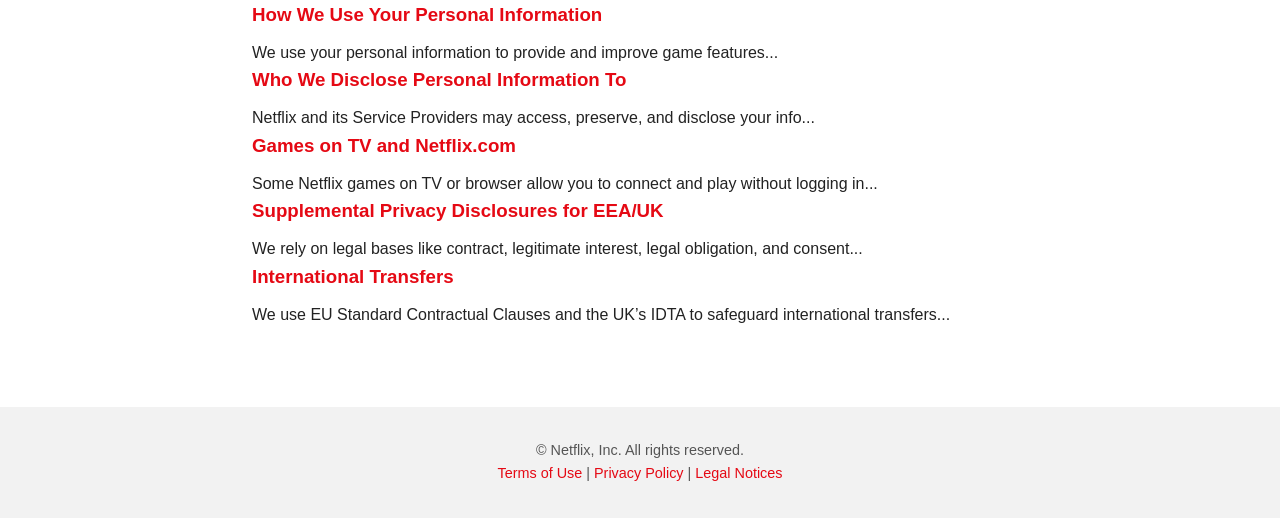
<file: Privacy/privacy.html>
<!DOCTYPE html>
<html lang="en">
<head>
  <meta charset="UTF-8" />
  <meta name="viewport" content="width=device-width, initial-scale=1.0"/>
  <title>Privacy Statement | Netflix Clone</title>
  <link rel="stylesheet" href="privacy.css"/>
</head>
<body>
  <div class="header">
    <div class="logo">Netflix</div>
    <div class="buttons">
     <a href="/signin.html" class="btn">Sign In</a>
      <button class="btn toggle-dark">🌙</button>
    </div>
  </div>

  <div class="container">
    <aside class="sidebar">
      <nav>
        <ul>
          <li><a href="#section-a" class="active">Section A</a></li>
          <li><a href="#section-b">Section B</a></li>
          <li><a href="#section-c">Section C</a></li>
          <li><a href="#section-d">Section D</a></li>
          <li><a href="#section-e">Section E</a></li>
          <li><a href="#section-f">Section F</a></li>
        </ul>
        <input type="text" id="searchInput" placeholder="Search..." />
      </nav>
    </aside>

    <main class="content">
      <section id="section-a" class="scroll-section">
        <h2>Section A: Introduction</h2>
        <p>This Privacy Statement explains our practices, including your choices, regarding the collection, use, and disclosure of certain information, including your personal information, by the Netflix family of companies ("Netflix").</p>
        <p>Contact us at <a href="https://help.netflix.com">help.netflix.com</a> if you have questions.</p>
      </section>

      <section id="section-b" class="scroll-section">
        <h2>Section B: Collection of Information</h2>
        <p>We receive and store information about you such as:</p>
        <ul>
          <li>Information you provide to us: name, email, payment method, etc.</li>
          <li>Information we collect automatically: interactions with our service, device information, etc.</li>
          <li>Information from other sources: service providers, partners, etc.</li>
        </ul>
      </section>

      <section id="section-c" class="scroll-section">
        <h2>Section C: Use of Information</h2>
        <p>We use the information to:</p>
        <ul>
          <li>Provide, analyze, and improve our services</li>
          <li>Process transactions and send communications</li>
          <li>Personalize content and recommendations</li>
          <li>Comply with legal obligations</li>
        </ul>
      </section>

      <section id="section-d" class="scroll-section">
        <h2>Section D: Disclosure of Information</h2>
        <p>We disclose your information for certain purposes and to third parties, including:</p>
        <ul>
          <li>Netflix family of companies</li>
          <li>Service providers processing data on our behalf</li>
          <li>Partners for promotional offers</li>
          <li>When required by law or to enforce policies</li>
        </ul>
      </section>

      <section id="section-e" class="scroll-section">
        <h2>Section E: Other Important Privacy Disclosures</h2>
        <h3>Sharing Functionality in our Service</h3>
        <p>You can use sharing functionality available in our service...</p>

        <h3>Security</h3>
        <p>We use reasonable administrative, logical, physical, and managerial measures...</p>

        <h3>Retention of Personal Information</h3>
        <p>We may retain personal information as required or permitted by law...</p>

        <h3>Other Websites, Platforms and Applications</h3>
        <p>The Netflix service may use, or be provided through, features operated by third party platforms...</p>

        <h3>Minors</h3>
        <p>You must be at least 18 years of age or older to subscribe...</p>

        <h3>Changes to this Privacy Statement</h3>
        <p>We will update this Privacy Statement from time to time...</p>
      </section>

      <section id="section-f" class="scroll-section">
        <h2>Section F: Supplemental Privacy Disclosures for Certain Services and Regions</h2>

        <h3>Netflix Games Supplemental Privacy Disclosures</h3>
        <p>When you play Netflix games, we will collect, use, and disclose...</p>

        <h3>Categories of Personal Information</h3>
        <p>When you play Netflix games, we collect categories of personal information...</p>

        <h3>How We Use Your Personal Information</h3>
        <p>We use your personal information to provide and improve game features...</p>

        <h3>Who We Disclose Personal Information To</h3>
        <p>Netflix and its Service Providers may access, preserve, and disclose your info...</p>

        <h3>Games on TV and Netflix.com</h3>
        <p>Some Netflix games on TV or browser allow you to connect and play without logging in...</p>

        <h3>Supplemental Privacy Disclosures for EEA/UK</h3>
        <p>We rely on legal bases like contract, legitimate interest, legal obligation, and consent...</p>

        <h3>International Transfers</h3>
        <p>We use EU Standard Contractual Clauses and the UK’s IDTA to safeguard international transfers...</p>
      </section>
    </main>
  </div>
<footer>
    <div>
    &copy; <span id="year"></span> Netflix, Inc. All rights reserved.
    </div>
    <a href="/Terms of use/terms.html">Terms of Use</a> |
      <a href="/Privacy/privacy.html">Privacy Policy</a> |
      <a href="/Legal Notices/legal.html">Legal Notices</a>
  </footer>
  <script src="privacy.js"></script>
</body>
</html>
</file>
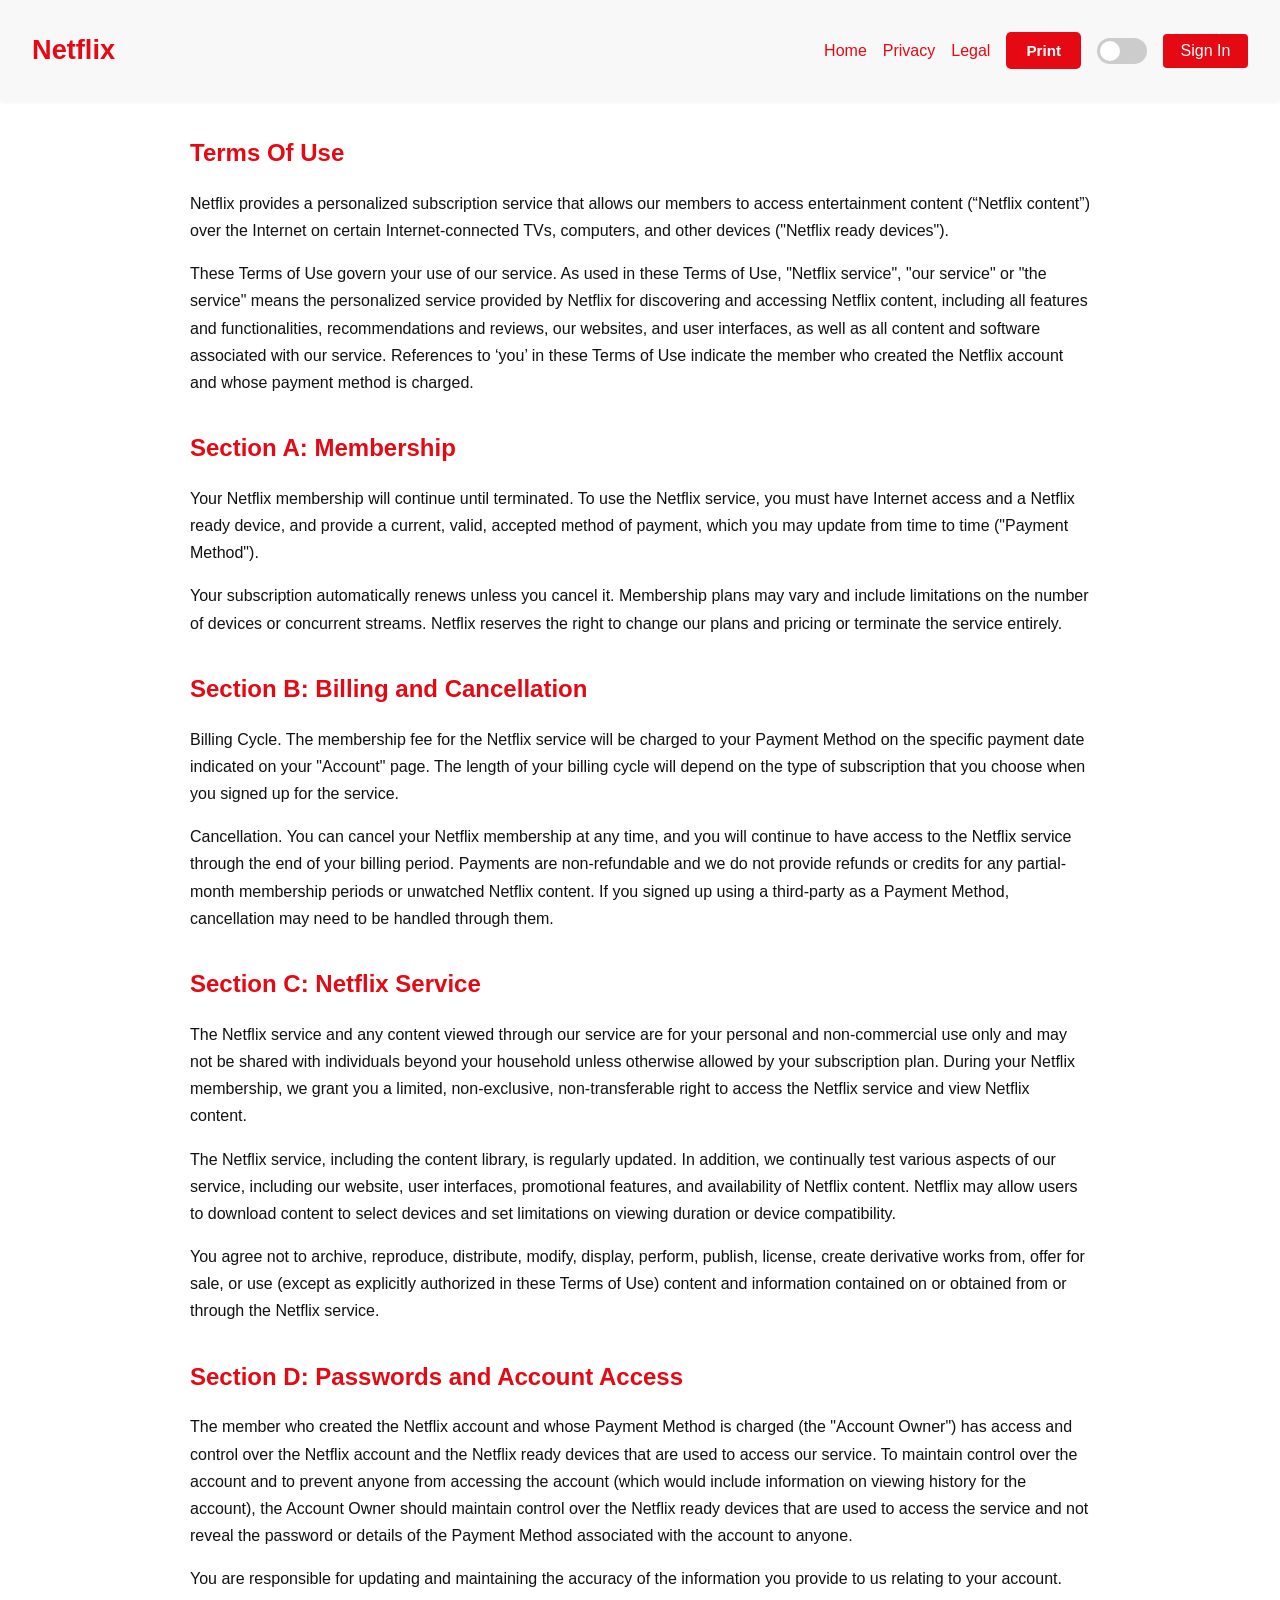
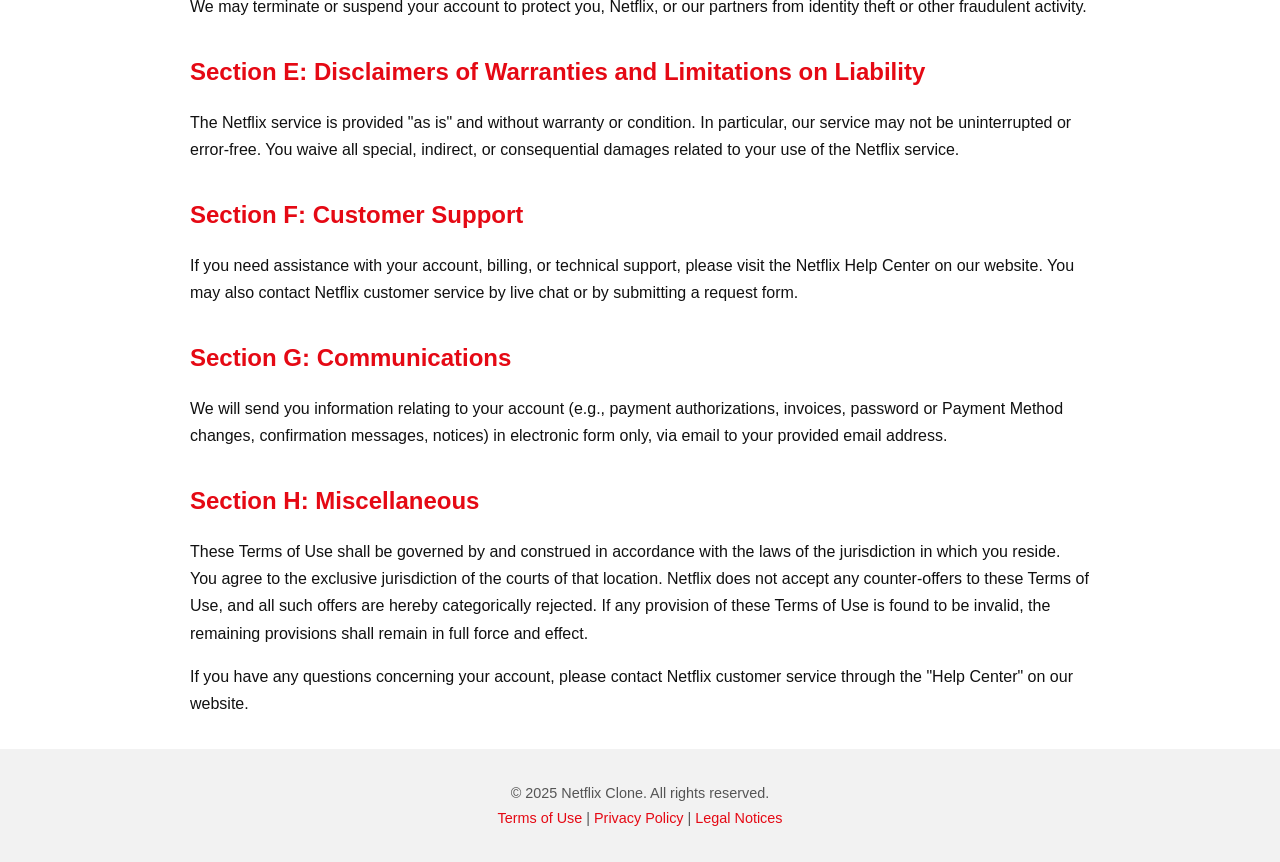
<file: Terms of use/terms.html>
<!DOCTYPE html>
<html lang="en">
<head>
  <meta charset="UTF-8" />
  <meta name="viewport" content="width=device-width, initial-scale=1.0"/>
  <title>Terms Of Use Netflix Clone</title>
  <link rel="stylesheet" href="terms.css" />
</head>
<body>

  

  <header>
    <div class="logo">Netflix</div>
    <nav>
      <a href="/index.html">Home</a>
      <a href="/Privacy/privacy.html">Privacy</a>
      <a href="/Legal Notices/legal.html" class="active">Legal</a>
      <button onclick="window.print()" class="print-btn">Print</button>
      <button class="toggle-dark"></button>
      <button class="btn" onclick="location.href='/Netflix-Clone/signin.html'">Sign In</button>
    </nav>
  </header>

  <section>
    <h1>Terms Of Use</h1>
    <p>Netflix provides a personalized subscription service that allows our members to access entertainment content (“Netflix content”) over the Internet on certain Internet-connected TVs, computers, and other devices ("Netflix ready devices").</p>

        <p>These Terms of Use govern your use of our service. As used in these Terms of Use, "Netflix service", "our service" or "the service" means the personalized service provided by Netflix for discovering and accessing Netflix content, including all features and functionalities, recommendations and reviews, our websites, and user interfaces, as well as all content and software associated with our service. References to ‘you’ in these Terms of Use indicate the member who created the Netflix account and whose payment method is charged.</p>

        <h2>Section A: Membership</h2>
        <p>Your Netflix membership will continue until terminated. To use the Netflix service, you must have Internet access and a Netflix ready device, and provide a current, valid, accepted method of payment, which you may update from time to time ("Payment Method").</p>

        <p>Your subscription automatically renews unless you cancel it. Membership plans may vary and include limitations on the number of devices or concurrent streams. Netflix reserves the right to change our plans and pricing or terminate the service entirely.</p>

        <h2>Section B: Billing and Cancellation</h2>
        <p>Billing Cycle. The membership fee for the Netflix service will be charged to your Payment Method on the specific payment date indicated on your "Account" page. The length of your billing cycle will depend on the type of subscription that you choose when you signed up for the service.</p>

        <p>Cancellation. You can cancel your Netflix membership at any time, and you will continue to have access to the Netflix service through the end of your billing period. Payments are non-refundable and we do not provide refunds or credits for any partial-month membership periods or unwatched Netflix content. If you signed up using a third-party as a Payment Method, cancellation may need to be handled through them.</p>

        <h2>Section C: Netflix Service</h2>
        <p>The Netflix service and any content viewed through our service are for your personal and non-commercial use only and may not be shared with individuals beyond your household unless otherwise allowed by your subscription plan. During your Netflix membership, we grant you a limited, non-exclusive, non-transferable right to access the Netflix service and view Netflix content.</p>

        <p>The Netflix service, including the content library, is regularly updated. In addition, we continually test various aspects of our service, including our website, user interfaces, promotional features, and availability of Netflix content. Netflix may allow users to download content to select devices and set limitations on viewing duration or device compatibility.</p>

        <p>You agree not to archive, reproduce, distribute, modify, display, perform, publish, license, create derivative works from, offer for sale, or use (except as explicitly authorized in these Terms of Use) content and information contained on or obtained from or through the Netflix service.</p>

        <h2>Section D: Passwords and Account Access</h2>
        <p>The member who created the Netflix account and whose Payment Method is charged (the "Account Owner") has access and control over the Netflix account and the Netflix ready devices that are used to access our service. To maintain control over the account and to prevent anyone from accessing the account (which would include information on viewing history for the account), the Account Owner should maintain control over the Netflix ready devices that are used to access the service and not reveal the password or details of the Payment Method associated with the account to anyone.</p>

        <p>You are responsible for updating and maintaining the accuracy of the information you provide to us relating to your account. We may terminate or suspend your account to protect you, Netflix, or our partners from identity theft or other fraudulent activity.</p>

        <h2>Section E: Disclaimers of Warranties and Limitations on Liability</h2>
        <p>The Netflix service is provided "as is" and without warranty or condition. In particular, our service may not be uninterrupted or error-free. You waive all special, indirect, or consequential damages related to your use of the Netflix service.</p>

        <h2>Section F: Customer Support</h2>
        <p>If you need assistance with your account, billing, or technical support, please visit the Netflix Help Center on our website. You may also contact Netflix customer service by live chat or by submitting a request form.</p>

        <h2>Section G: Communications</h2>
        <p>We will send you information relating to your account (e.g., payment authorizations, invoices, password or Payment Method changes, confirmation messages, notices) in electronic form only, via email to your provided email address.</p>

        <h2>Section H: Miscellaneous</h2>
        <p>These Terms of Use shall be governed by and construed in accordance with the laws of the jurisdiction in which you reside. You agree to the exclusive jurisdiction of the courts of that location. Netflix does not accept any counter-offers to these Terms of Use, and all such offers are hereby categorically rejected. If any provision of these Terms of Use is found to be invalid, the remaining provisions shall remain in full force and effect.</p>

        <p>If you have any questions concerning your account, please contact Netflix customer service through the "Help Center" on our website.</p>
  </section>

  <footer>
    <div>&copy; 2025 Netflix Clone. All rights reserved.</div>
    <div>
      <a href="/Terms of use/terms.html">Terms of Use</a> |
      <a href="/Privacy/privacy.html">Privacy Policy</a> |
      <a href="/Legal Notices/legal.html">Legal Notices</a>
    </div>
  </footer>

  <script src="terms.js"></script>
</body>
</html>
</file>
<file: profile-selection.css>
/* Profile Selection Page - Professional Styles */
:root {
  --netflix-red: #e50914;
  --netflix-dark-red: #b20710;
  --netflix-black: #000000;
  --netflix-dark-gray: #141414;
  --netflix-medium-gray: #2f2f2f;
  --netflix-light-gray: #b3b3b3;
  --netflix-white: #ffffff;
  --transition-speed: 0.3s;
  --border-radius: 8px;
}

* {
  margin: 0;
  padding: 0;
  box-sizing: border-box;
}

body {
  background-color: var(--netflix-dark-gray);
  color: var(--netflix-white);
  font-family: "Poppins", sans-serif;
  font-weight: 400;
  line-height: 1.6;
  overflow-x: hidden;
  min-height: 100vh;
}

/* Profile Selection Container */
.profile-selection-container {
  display: flex;
  flex-direction: column;
  align-items: center;
  justify-content: center;
  min-height: 100vh;
  padding: 20px;
  text-align: center;
  position: relative;
}

/* Netflix Logo */
.profile-logo {
  position: absolute;
  top: 30px;
  left: 50px;
  z-index: 10;
}

.netflix-logo {
  height: 40px;
  width: auto;
  filter: drop-shadow(0 2px 4px rgba(0, 0, 0, 0.3));
}

/* Profile Content */
.profile-content {
  max-width: 1000px;
  width: 100%;
  animation: fadeInUp 0.8s ease-out;
}

@keyframes fadeInUp {
  from {
    opacity: 0;
    transform: translateY(30px);
  }
  to {
    opacity: 1;
    transform: translateY(0);
  }
}

.profile-content h1 {
  font-size: clamp(2.5rem, 5vw, 3.5rem);
  font-weight: 400;
  margin-bottom: 60px;
  color: var(--netflix-white);
  font-family: "Poppins", sans-serif;
  letter-spacing: -1px;
}

/* Profile Grid */
.profile-grid {
  display: flex;
  justify-content: center;
  align-items: center;
  gap: 40px;
  margin-bottom: 60px;
  flex-wrap: wrap;
}

/* Profile Card */
.profile-card {
  display: flex;
  flex-direction: column;
  align-items: center;
  cursor: pointer;
  transition: all var(--transition-speed) ease;
  gap: 15px;
  position: relative;
  padding: 10px;
  border-radius: var(--border-radius);
}

.profile-card:hover:not(.selecting) {
  transform: translateY(-5px);
}

.profile-card:hover:not(.selecting) .profile-name {
  color: var(--netflix-white);
}

/* Profile Avatar */
.profile-avatar {
  width: 134px;
  height: 134px;
  border-radius: var(--border-radius);
  display: flex;
  align-items: center;
  justify-content: center;
  border: 3px solid transparent;
  transition: all var(--transition-speed) ease;
  position: relative;
  overflow: hidden;
  box-shadow: 0 4px 20px rgba(0, 0, 0, 0.3);
}

.profile-card:hover:not(.selecting) .profile-avatar {
  border-color: var(--netflix-white);
  box-shadow: 0 8px 30px rgba(255, 255, 255, 0.2);
}

/* Avatar Face */
.avatar-face {
  position: relative;
  width: 100%;
  height: 100%;
  display: flex;
  flex-direction: column;
  align-items: center;
  justify-content: center;
  transition: opacity var(--transition-speed) ease;
}

.eyes {
  display: flex;
  gap: 20px;
  margin-bottom: 15px;
}

.eye {
  width: 8px;
  height: 8px;
  background-color: var(--netflix-white);
  border-radius: 50%;
  box-shadow: 0 0 10px rgba(255, 255, 255, 0.5);
}

.smile {
  width: 30px;
  height: 15px;
  border: 3px solid var(--netflix-white);
  border-top: none;
  border-radius: 0 0 30px 30px;
  box-shadow: 0 0 10px rgba(255, 255, 255, 0.3);
}

/* Profile Colors */
.profile-blue {
  background: linear-gradient(135deg, #0073e6 0%, #005bb5 100%);
}

.profile-yellow {
  background: linear-gradient(135deg, #ffb000 0%, #ff8c00 100%);
}

.profile-red {
  background: linear-gradient(135deg, #e50914 0%, #b20710 100%);
}

.profile-teal {
  background: linear-gradient(135deg, #00a8cc 0%, #007a99 100%);
}

.profile-children {
  background: linear-gradient(135deg, #6366f1 0%, #8b5cf6 50%, #ec4899 100%);
}

/* Children Profile Special Styling */
.children-label {
  position: absolute;
  bottom: 10px;
  font-size: 0.8rem;
  font-weight: 700;
  color: #fbbf24;
  text-transform: uppercase;
  letter-spacing: 1px;
  text-shadow: 1px 1px 2px rgba(0, 0, 0, 0.5);
  background: rgba(0, 0, 0, 0.3);
  padding: 2px 8px;
  border-radius: 10px;
}

/* Profile Name */
.profile-name {
  font-size: 1.3rem;
  color: var(--netflix-light-gray);
  font-weight: 400;
  transition: all var(--transition-speed) ease;
  font-family: "Poppins", sans-serif;
}

/* Loading States */
.loading-spinner {
  position: absolute;
  top: 50%;
  left: 50%;
  transform: translate(-50%, -50%);
  display: none;
}

.spinner {
  width: 40px;
  height: 40px;
  border: 3px solid rgba(255, 255, 255, 0.3);
  border-top: 3px solid var(--netflix-white);
  border-radius: 50%;
  animation: spin 1s linear infinite;
}

@keyframes spin {
  0% {
    transform: rotate(0deg);
  }
  100% {
    transform: rotate(360deg);
  }
}

.loading-text {
  display: none;
  font-family: "Poppins", sans-serif;
  color: var(--netflix-white);
  font-size: 1.1rem;
  font-weight: 500;
  position: absolute;
  bottom: -10px;
  left: 50%;
  transform: translateX(-50%);
  white-space: nowrap;
}

/* Selecting State */
.profile-card.selecting .profile-name {
  opacity: 0;
}

.profile-card.selecting .loading-text {
  display: block;
}

.profile-card.selecting .loading-spinner {
  display: block;
}

.profile-card.selecting .avatar-face {
  opacity: 0.3;
}

.profile-card.selecting .profile-avatar {
  border-color: var(--netflix-red);
  box-shadow: 0 0 30px rgba(229, 9, 20, 0.6);
  transform: scale(1.05);
}

.profile-card.selecting:hover {
  transform: translateY(-5px) scale(1.02);
}

/* Manage Profiles Button */
.manage-profiles-btn {
  background: transparent;
  border: 1px solid var(--netflix-light-gray);
  color: var(--netflix-light-gray);
  padding: 12px 30px;
  font-size: 1.1rem;
  cursor: pointer;
  border-radius: var(--border-radius);
  transition: all var(--transition-speed) ease;
  text-transform: uppercase;
  letter-spacing: 1px;
  font-weight: 500;
  font-family: "Poppins", sans-serif;
  display: flex;
  align-items: center;
  gap: 10px;
  margin: 0 auto;
}

.manage-profiles-btn:hover {
  color: var(--netflix-white);
  border-color: var(--netflix-white);
  background: rgba(255, 255, 255, 0.1);
  transform: translateY(-2px);
}

.manage-profiles-btn i {
  font-size: 0.9rem;
}

/* Success State Animation */
@keyframes profileSelected {
  0% {
    transform: scale(1.05);
  }
  50% {
    transform: scale(1.1);
  }
  100% {
    transform: scale(1.05);
  }
}

.profile-card.selected .profile-avatar {
  animation: profileSelected 0.6s ease-in-out;
}

/* Responsive Design */
@media (max-width: 768px) {
  .profile-logo {
    left: 20px;
    top: 20px;
  }

  .netflix-logo {
    height: 32px;
  }

  .profile-content h1 {
    font-size: 2.5rem;
    margin-bottom: 40px;
  }

  .profile-grid {
    gap: 30px;
    margin-bottom: 40px;
  }

  .profile-avatar {
    width: 110px;
    height: 110px;
  }

  .eyes {
    gap: 16px;
    margin-bottom: 12px;
  }

  .eye {
    width: 6px;
    height: 6px;
  }

  .smile {
    width: 25px;
    height: 12px;
  }

  .profile-name {
    font-size: 1.2rem;
  }

  .loading-text {
    font-size: 1rem;
  }

  .spinner {
    width: 35px;
    height: 35px;
  }
}

@media (max-width: 480px) {
  .profile-content h1 {
    font-size: 2rem;
    margin-bottom: 30px;
  }

  .profile-grid {
    gap: 25px;
  }

  .profile-avatar {
    width: 90px;
    height: 90px;
  }

  .eyes {
    gap: 12px;
    margin-bottom: 10px;
  }

  .eye {
    width: 5px;
    height: 5px;
  }

  .smile {
    width: 20px;
    height: 10px;
    border-width: 2px;
  }

  .profile-name {
    font-size: 1.1rem;
  }

  .loading-text {
    font-size: 0.9rem;
  }

  .manage-profiles-btn {
    padding: 10px 25px;
    font-size: 1rem;
  }

  .spinner {
    width: 30px;
    height: 30px;
    border-width: 2px;
  }

  .children-label {
    font-size: 0.7rem;
    bottom: 8px;
  }
}
</file>
<file: Legal Notices/legal.css>
/* Base styles */
:root {
  --primary-color: #e50914;
  --light-bg: #fff;
  --dark-bg: #141414;
  --text-light: #e5e5e5;
  --text-dark: #111;
  --transition: 0.3s ease;
}

body {
  font-family: 'Helvetica Neue', Helvetica, Arial, sans-serif;
  background-color: var(--light-bg);
  color: var(--text-dark);
  margin: 0;
  padding: 0;
  line-height: 1.7;
  transition: background-color var(--transition), color var(--transition);
}

/* Header styles */
.header {
  background-color: #f8f8f8;
  padding: 1rem 2rem;
  display: flex;
  justify-content: space-between;
  align-items: center;
  flex-wrap: wrap;
  box-shadow: 0 1px 4px rgba(0, 0, 0, 0.05);
}

.logo a {
  font-size: 1.7rem;
  font-weight: bold;
  color: var(--primary-color);
  text-decoration: none;
}

.buttons {
  display: flex;
  gap: 0.8rem;
  flex-wrap: wrap;
}

/* Navigation buttons */
.btn {
  background-color: var(--primary-color);
  color: #fff;
  padding: 0.5rem 1.1rem;
  border: none;
  cursor: pointer;
  border-radius: 4px;
  font-size: 1rem;
  transition: background-color var(--transition);
  text-decoration: none;
}

.btn:hover {
  background-color: #b20710;
}

.btn.active {
  background-color: #b20710;
}

/* Print button */
.print-btn {
  background-color: var(--primary-color, #e50914);
  color: #fff;
  padding: 10px 20px;
  font-size: 0.95rem;
  font-weight: 600;
  border: none;
  border-radius: 5px;
  cursor: pointer;
  transition: background-color 0.3s ease;
}

.print-btn:hover {
  background-color: #b20710;
}

/* Toggle dark mode button */
.toggle-dark {
  position: relative;
  width: 50px;
  height: 26px;
  background-color: #ccc;
  border-radius: 50px;
  border: none;
  cursor: pointer;
  outline: none;
  font-size: 1.1rem;
  transition: background-color 0.3s ease;
}

.toggle-dark::before {
  content: "";
  position: absolute;
  top: 3px;
  left: 3px;
  width: 20px;
  height: 20px;
  background-color: white;
  border-radius: 50%;
  transition: transform 0.3s ease;
}

/* When dark mode is active */
body.dark-mode .toggle-dark {
  background-color: var(--primary-color);
}

body.dark-mode .toggle-dark::before {
  transform: translateX(24px);
}

/* Section content */
section {
  max-width: 900px;
  margin: 2rem auto;
  padding: 0 1.5rem;
}

h1, h2 {
  color: var(--primary-color);
  font-weight: 600;
  margin-top: 2rem;
  margin-bottom: 0.8rem;
}

p {
  margin-bottom: 1rem;
}

a {
  color: var(--primary-color);
  text-decoration: none;
}

a:hover {
  text-decoration: underline;
}

/* Scroll to top */
.scroll-to-top {
  position: fixed;
  bottom: 1.5rem;
  right: 1.5rem;
  background-color: var(--primary-color);
  color: #fff;
  border: none;
  padding: 0.6rem;
  border-radius: 50%;
  cursor: pointer;
  font-size: 1.2rem;
  display: none;
  z-index: 1000;
  box-shadow: 0 2px 6px rgba(0,0,0,0.2);
}

/* Footer */
footer {
  background-color: #f2f2f2;
  padding: 2rem 1.5rem;
  text-align: center;
  color: #555;
  font-size: 0.9rem;
}

/* Dark mode styles */
body.dark-mode {
  background-color: var(--dark-bg);
  color: var(--text-light);
}

body.dark-mode a {
  color: var(--primary-color);
}

body.dark-mode .header,
body.dark-mode footer {
  background-color: #000;
}

body.dark-mode .btn,
body.dark-mode .toggle-dark {
  background-color: var(--primary-color);
  color: #fff;
}

body.dark-mode .btn:hover {
  background-color: #b20710;
}

body.dark-mode .print-btn {
  background-color: var(--primary-color);
}

/* Responsive layout */
@media (max-width: 600px) {
  .header {
    flex-direction: column;
    align-items: flex-start;
  }

  .buttons {
    flex-direction: column;
    align-items: flex-start;
    gap: 0.5rem;
    margin-top: 1rem;
  }

  .btn, .print-btn, .toggle-dark {
    width: 100%;
    text-align: center;
  }
}
</file>
<file: Privacy/privacy.css>
/* Reset */
* {
  margin: 0;
  padding: 0;
  box-sizing: border-box;
}

body {
  font-family: 'Segoe UI', Tahoma, Geneva, Verdana, sans-serif;
  line-height: 1.6;
  background-color: #fff;
  color: #222;
  transition: background-color 0.3s ease, color 0.3s ease;
}

.dark-mode {
  background-color: #121212;
  color: #eee;
}

a {
  text-decoration: none;
  color: #e50914;
}

ul {
  list-style: none;
  padding-left: 20px;
}

h2, h3 {
  margin-bottom: 10px;
  color: #e50914;
}

/* Header */
.header {
  background: #000;
  color: #fff;
  display: flex;
  justify-content: space-between;
  padding: 1rem 2rem;
  align-items: center;
  position: sticky;
  top: 0;
  z-index: 1000;
}

.logo {
  font-size: 1.8rem;
  font-weight: bold;
  color: #e50914;
}

.buttons .btn {
  margin-left: 1rem;
  padding: 0.5rem 1rem;
  background: #e50914;
  border: none;
  color: #fff;
  border-radius: 4px;
  cursor: pointer;
}

.toggle-dark {
  background: #444;
}

/* Layout */
.container {
  display: flex;
  flex-direction: row;
  min-height: 100vh;
}

.sidebar {
  width: 220px;
  padding: 2rem 1rem;
  background-color: #f5f5f5;
  border-right: 1px solid #ddd;
  position: sticky;
  top: 70px;
  height: calc(100vh - 70px);
  overflow-y: auto;
}

.sidebar nav ul li {
  margin-bottom: 1rem;
}

.sidebar nav ul li a {
  color: #333;
  font-weight: 500;
  display: block;
  transition: all 0.2s ease;
}

.sidebar nav ul li a.active,
.sidebar nav ul li a:hover {
  color: #e50914;
}

.sidebar input {
  width: 100%;
  margin-top: 1rem;
  padding: 0.5rem;
  border-radius: 4px;
  border: 1px solid #ccc;
}

/* Content */
.content {
  flex: 1;
  padding: 2rem;
  overflow-x: hidden;
}

.scroll-section {
  margin-bottom: 3rem;
}

/* Dark Mode Styles */
.dark-mode .header {
  background: #181818;
}

.dark-mode .sidebar {
  background-color: #222;
  color: #ccc;
  border-color: #333;
}

.dark-mode .sidebar nav ul li a {
  color: #bbb;
}

.dark-mode .sidebar nav ul li a.active,
.dark-mode .sidebar nav ul li a:hover {
  color: #e50914;
}

.dark-mode .sidebar input {
  background-color: #333;
  color: #eee;
  border: 1px solid #555;
}

.dark-mode .content h2,
.dark-mode .content h3 {
  color: #ff4b4b;
}

/* Responsive */
@media (max-width: 768px) {
  .container {
    flex-direction: column;
  }

  .sidebar {
    width: 100%;
    height: auto;
    position: relative;
    border-right: none;
    border-bottom: 1px solid #ddd;
  }

  .content {
    padding: 1rem;
  }
}
.print-btn {
  background-color: var(--primary-color, #e50914);
  color: #fff;
  padding: 10px 20px;
  font-size: 0.95rem;
  font-weight: 600;
  border: none;
  border-radius: 5px;
  cursor: pointer;
  margin: 1rem 0;
  float: right;
  transition: background-color 0.3s ease;
}

.print-btn:hover {
  background-color: #b20710;
}
footer {
  background-color: #f2f2f2;
  padding: 2rem 1.5rem;
  text-align: center;
  color: #555;
  font-size: 0.9rem;
}
body.dark-mode footer {
  background-color: #000;
}
</file>
<file: Terms of use/terms.css>
/* Base styles */
:root {
  --primary-color: #e50914;
  --light-bg: #fff;
  --dark-bg: #141414;
  --text-light: #e5e5e5;
  --text-dark: #111;
  --transition: 0.3s ease;
}

body {
  font-family: 'Helvetica Neue', Helvetica, Arial, sans-serif;
  background-color: var(--light-bg);
  color: var(--text-dark);
  margin: 0;
  padding: 0;
  line-height: 1.7;
  transition: background-color var(--transition), color var(--transition);
}

header {
  background-color: #f8f8f8;
  padding: 1rem 2rem;
  display: flex;
  justify-content: space-between;
  align-items: center;
  flex-wrap: wrap;
  box-shadow: 0 1px 4px rgba(0, 0, 0, 0.05);
}

header nav {
  display: flex;
  align-items: center;
  gap: 1rem;
  flex-wrap: wrap;
}

.logo {
  font-size: 1.7rem;
  font-weight: bold;
  color: var(--primary-color);
}

nav a {
  color: var(--primary-color);
  text-decoration: none;
  font-weight: 500;
  transition: color var(--transition);
}

nav a:hover {
  text-decoration: underline;
  color: #b20710;
}

a {
  color: var(--primary-color);
  text-decoration: none;
}

section {
  max-width: 900px;
  margin: 2rem auto;
  padding: 0 1.5rem;
}

h1, h2 {
  color: var(--primary-color);
  font-weight: 600;
  margin-top: 2rem;
  margin-bottom: 0.8rem;
}

p {
  margin-bottom: 1rem;
}

/* Buttons */
.btn {
  background-color: var(--primary-color);
  color: #fff;
  padding: 0.5rem 1.1rem;
  border: none;
  cursor: pointer;
  border-radius: 4px;
  font-size: 1rem;
  transition: background-color var(--transition);
}

.btn:hover {
  background-color: #b20710;
}

.toggle-dark {
  position: relative;
  width: 50px;
  height: 26px;
  background-color: #ccc;
  border-radius: 50px;
  border: none;
  cursor: pointer;
  outline: none;
  transition: background-color 0.3s ease;
}

.toggle-dark::before {
  content: "";
  position: absolute;
  top: 3px;
  left: 3px;
  width: 20px;
  height: 20px;
  background-color: white;
  border-radius: 50%;
  transition: transform 0.3s ease;
}

/* When dark mode is active */
body.dark-mode .toggle-dark {
  background-color: #e50914;
}

body.dark-mode .toggle-dark::before {
  transform: translateX(24px);
}
.print-btn {
  background-color: var(--primary-color, #e50914);
  color: #fff;
  padding: 10px 20px;
  font-size: 0.95rem;
  font-weight: 600;
  border: none;
  border-radius: 5px;
  cursor: pointer;
  margin: 1rem 0;
  float: right;
  transition: background-color 0.3s ease;
}

.print-btn:hover {
  background-color: #b20710;
}


/* Scroll to top */
.scroll-to-top {
  position: fixed;
  bottom: 1.5rem;
  right: 1.5rem;
  background-color: var(--primary-color);
  color: #fff;
  border: none;
  padding: 0.6rem;
  border-radius: 50%;
  cursor: pointer;
  font-size: 1.2rem;
  display: none;
  z-index: 1000;
  box-shadow: 0 2px 6px rgba(0,0,0,0.2);
}

/* Dark mode */
body.dark-mode {
  background-color: var(--dark-bg);
  color: var(--text-light);
}

body.dark-mode a {
  color: var(--primary-color);
}

body.dark-mode header,
body.dark-mode footer {
  background-color: #000;
}

body.dark-mode .btn,
body.dark-mode .toggle-dark {
  background-color: var(--primary-color);
  color: #fff;
}

body.dark-mode nav a {
  color: var(--text-light);
}

/* Footer */
footer {
  background-color: #f2f2f2;
  padding: 2rem 1.5rem;
  text-align: center;
  color: #555;
  font-size: 0.9rem;
}

body.dark-mode footer {
  background-color: #000;
  color: #999;
}

/* Responsive layout */
@media (max-width: 600px) {
  header {
    flex-direction: column;
    align-items: flex-start;
  }

  header nav {
    flex-direction: column;
    align-items: flex-start;
    gap: 0.5rem;
    margin-top: 1rem;
  }

  .toggle-dark {
    margin-left: 0;
    margin-top: 0.5rem;
  }

  .btn {
    width: 100%;
    text-align: center;
  }
}
</file>
